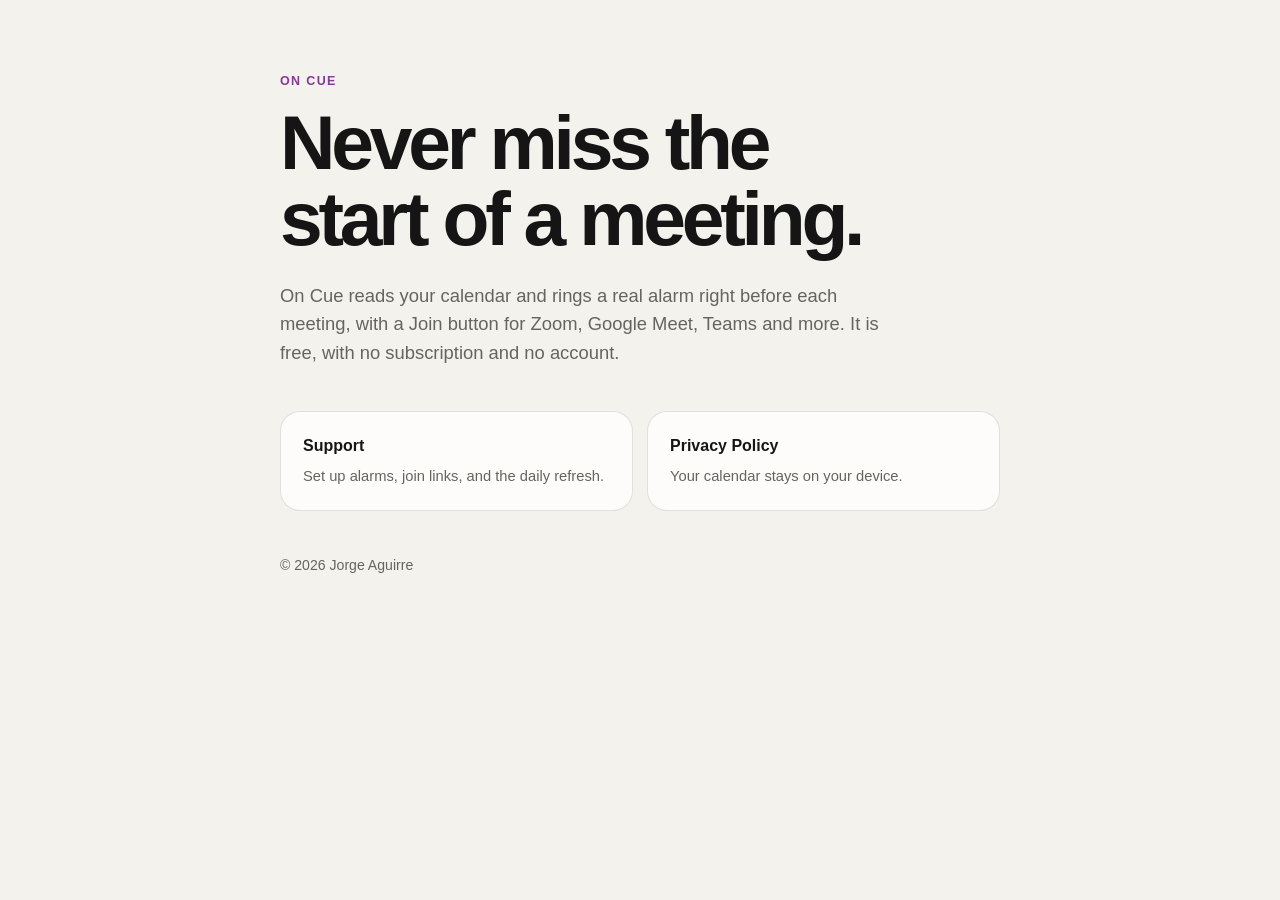
<file: index.html>
<!doctype html>
<html lang="en">
  <head>
    <meta charset="utf-8">
    <meta name="viewport" content="width=device-width, initial-scale=1">
    <meta name="description" content="Support and privacy information for On Cue, a free meeting alarm for iPhone and iPad.">
    <title>On Cue</title>
    <link rel="stylesheet" href="./styles.css">
  </head>
  <body>
    <main>
      <p class="eyebrow">On Cue</p>
      <h1>Never miss the start of a meeting.</h1>
      <p class="lede">
        On Cue reads your calendar and rings a real alarm right before each
        meeting, with a Join button for Zoom, Google Meet, Teams and more.
        It is free, with no subscription and no account.
      </p>

      <div class="links">
        <a class="link-card" href="./support/">
          Support
          <span>Set up alarms, join links, and the daily refresh.</span>
        </a>
        <a class="link-card" href="./privacy/">
          Privacy Policy
          <span>Your calendar stays on your device.</span>
        </a>
      </div>

      <footer>© 2026 Jorge Aguirre</footer>
    </main>
  </body>
</html>
</file>
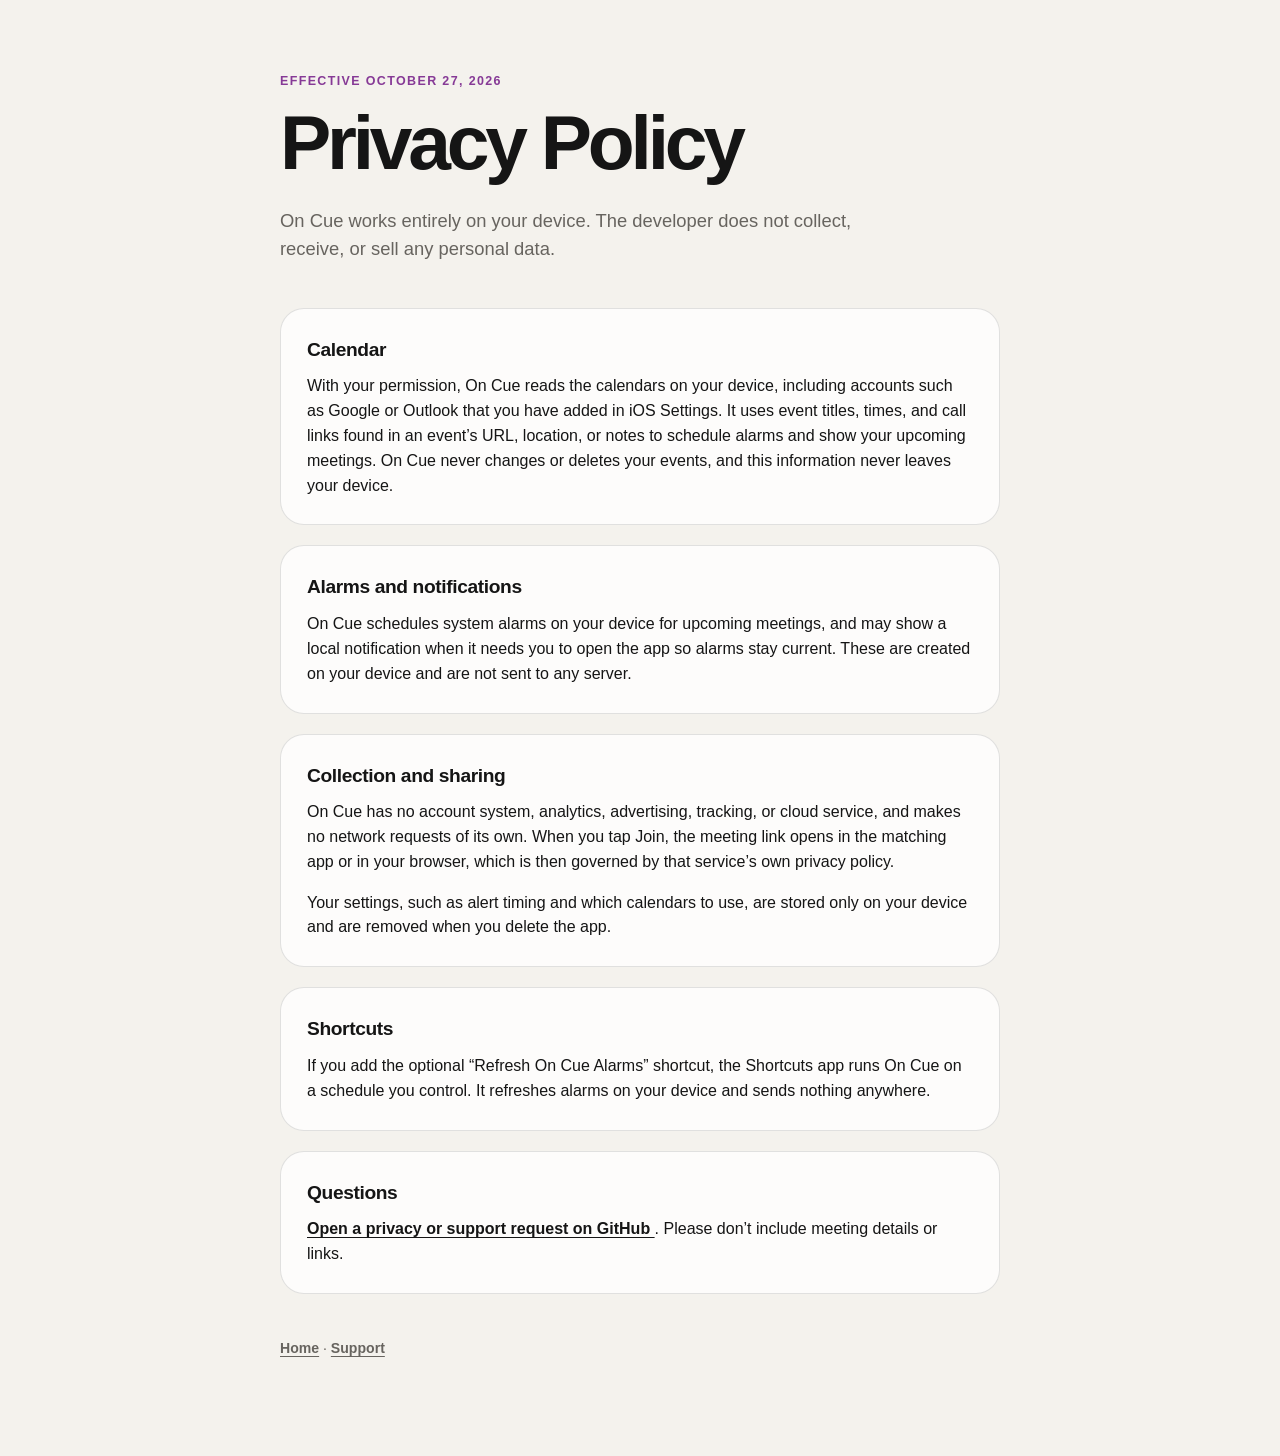
<file: privacy/index.html>
<!doctype html>
<html lang="en">
  <head>
    <meta charset="utf-8">
    <meta name="viewport" content="width=device-width, initial-scale=1">
    <meta name="description" content="Privacy policy for On Cue.">
    <title>Privacy Policy — On Cue</title>
    <link rel="stylesheet" href="../styles.css">
  </head>
  <body>
    <main>
      <p class="eyebrow">Effective October 27, 2026</p>
      <h1>Privacy Policy</h1>
      <p class="lede">
        On Cue works entirely on your device. The developer does not collect,
        receive, or sell any personal data.
      </p>

      <section class="panel">
        <h2>Calendar</h2>
        <p>
          With your permission, On Cue reads the calendars on your device,
          including accounts such as Google or Outlook that you have added in
          iOS Settings. It uses event titles, times, and call links found in an
          event’s URL, location, or notes to schedule alarms and show your
          upcoming meetings. On Cue never changes or deletes your events, and
          this information never leaves your device.
        </p>
      </section>

      <section class="panel">
        <h2>Alarms and notifications</h2>
        <p>
          On Cue schedules system alarms on your device for upcoming meetings,
          and may show a local notification when it needs you to open the app
          so alarms stay current. These are created on your device and are not
          sent to any server.
        </p>
      </section>

      <section class="panel">
        <h2>Collection and sharing</h2>
        <p>
          On Cue has no account system, analytics, advertising, tracking, or
          cloud service, and makes no network requests of its own. When you tap
          Join, the meeting link opens in the matching app or in your browser,
          which is then governed by that service’s own privacy policy.
        </p>
        <p>
          Your settings, such as alert timing and which calendars to use, are
          stored only on your device and are removed when you delete the app.
        </p>
      </section>

      <section class="panel">
        <h2>Shortcuts</h2>
        <p>
          If you add the optional “Refresh On Cue Alarms” shortcut, the
          Shortcuts app runs On Cue on a schedule you control. It refreshes
          alarms on your device and sends nothing anywhere.
        </p>
      </section>

      <section class="panel">
        <h2>Questions</h2>
        <p>
          <a href="https://github.com/jaguirre2192/oncue-support/issues/new">
            Open a privacy or support request on GitHub
          </a>.
          Please don’t include meeting details or links.
        </p>
      </section>

      <footer>
        <a href="../">Home</a> · <a href="../support/">Support</a>
      </footer>
    </main>
  </body>
</html>
</file>
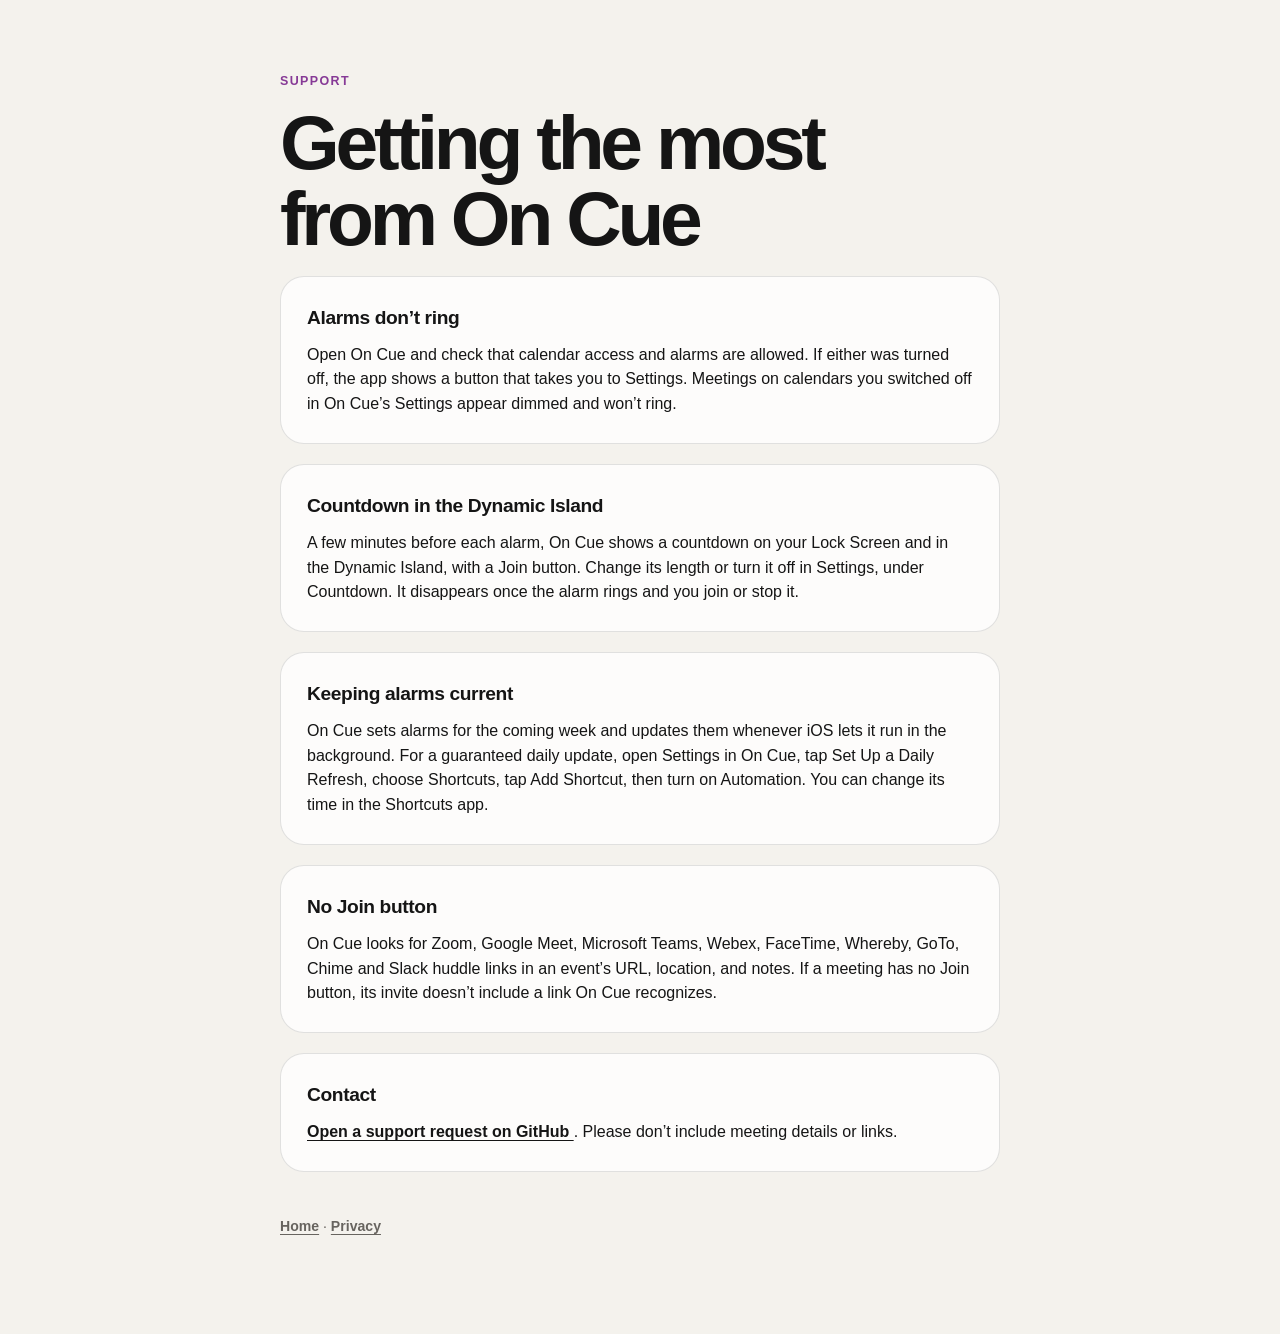
<file: support/index.html>
<!doctype html>
<html lang="en">
  <head>
    <meta charset="utf-8">
    <meta name="viewport" content="width=device-width, initial-scale=1">
    <meta name="description" content="Help for On Cue.">
    <title>Support — On Cue</title>
    <link rel="stylesheet" href="../styles.css">
  </head>
  <body>
    <main>
      <p class="eyebrow">Support</p>
      <h1>Getting the most from On Cue</h1>

      <section class="panel">
        <h2>Alarms don’t ring</h2>
        <p>
          Open On Cue and check that calendar access and alarms are allowed.
          If either was turned off, the app shows a button that takes you to
          Settings. Meetings on calendars you switched off in On Cue’s Settings
          appear dimmed and won’t ring.
        </p>
      </section>

      <section class="panel">
        <h2>Countdown in the Dynamic Island</h2>
        <p>
          A few minutes before each alarm, On Cue shows a countdown on your
          Lock Screen and in the Dynamic Island, with a Join button. Change its
          length or turn it off in Settings, under Countdown. It disappears
          once the alarm rings and you join or stop it.
        </p>
      </section>

      <section class="panel">
        <h2>Keeping alarms current</h2>
        <p>
          On Cue sets alarms for the coming week and updates them whenever iOS
          lets it run in the background. For a guaranteed daily update, open
          Settings in On Cue, tap Set Up a Daily Refresh, choose Shortcuts,
          tap Add Shortcut, then turn on Automation. You can change its time in
          the Shortcuts app.
        </p>
      </section>

      <section class="panel">
        <h2>No Join button</h2>
        <p>
          On Cue looks for Zoom, Google Meet, Microsoft Teams, Webex, FaceTime,
          Whereby, GoTo, Chime and Slack huddle links in an event’s URL,
          location, and notes. If a meeting has no Join button, its invite
          doesn’t include a link On Cue recognizes.
        </p>
      </section>

      <section class="panel">
        <h2>Contact</h2>
        <p>
          <a href="https://github.com/jaguirre2192/oncue-support/issues/new">
            Open a support request on GitHub
          </a>.
          Please don’t include meeting details or links.
        </p>
      </section>

      <footer>
        <a href="../">Home</a> · <a href="../privacy/">Privacy</a>
      </footer>
    </main>
  </body>
</html>
</file>
<file: styles.css>
:root {
  color-scheme: light dark;
  --background: #f4f2ed;
  --surface: rgba(255, 255, 255, 0.78);
  --text: #151515;
  --muted: #67645f;
  --accent: #863a96;
  --border: rgba(21, 21, 21, 0.12);
}

@media (prefers-color-scheme: dark) {
  :root {
    --background: #0d0d0e;
    --surface: rgba(31, 31, 33, 0.88);
    --text: #f5f5f4;
    --muted: #aaa7a1;
    --border: rgba(255, 255, 255, 0.14);
  }
}

* {
  box-sizing: border-box;
}

body {
  margin: 0;
  background: var(--background);
  color: var(--text);
  font-family: -apple-system, BlinkMacSystemFont, "SF Pro Text", "Helvetica Neue", sans-serif;
  line-height: 1.55;
}

main {
  width: min(720px, calc(100% - 40px));
  margin: 0 auto;
  padding: 72px 0 96px;
}

.eyebrow {
  margin: 0 0 14px;
  color: var(--accent);
  font-size: 0.78rem;
  font-weight: 750;
  letter-spacing: 0.11em;
  text-transform: uppercase;
}

h1 {
  max-width: 620px;
  margin: 0;
  font-size: clamp(2.5rem, 8vw, 4.8rem);
  letter-spacing: -0.055em;
  line-height: 0.98;
}

.lede {
  max-width: 610px;
  margin: 26px 0 44px;
  color: var(--muted);
  font-size: 1.15rem;
}

.panel {
  margin: 20px 0;
  padding: 26px;
  border: 1px solid var(--border);
  border-radius: 24px;
  background: var(--surface);
}

h2 {
  margin: 0 0 10px;
  font-size: 1.2rem;
  letter-spacing: -0.02em;
}

p,
ul {
  margin: 0 0 16px;
}

p:last-child,
ul:last-child {
  margin-bottom: 0;
}

a {
  color: inherit;
  font-weight: 650;
  text-underline-offset: 0.2em;
}

.links {
  display: grid;
  grid-template-columns: repeat(auto-fit, minmax(210px, 1fr));
  gap: 14px;
}

.link-card {
  display: block;
  padding: 22px;
  border: 1px solid var(--border);
  border-radius: 20px;
  background: var(--surface);
  text-decoration: none;
}

.link-card span {
  display: block;
  margin-top: 6px;
  color: var(--muted);
  font-size: 0.92rem;
  font-weight: 400;
}

footer {
  margin-top: 44px;
  color: var(--muted);
  font-size: 0.88rem;
}
</file>
